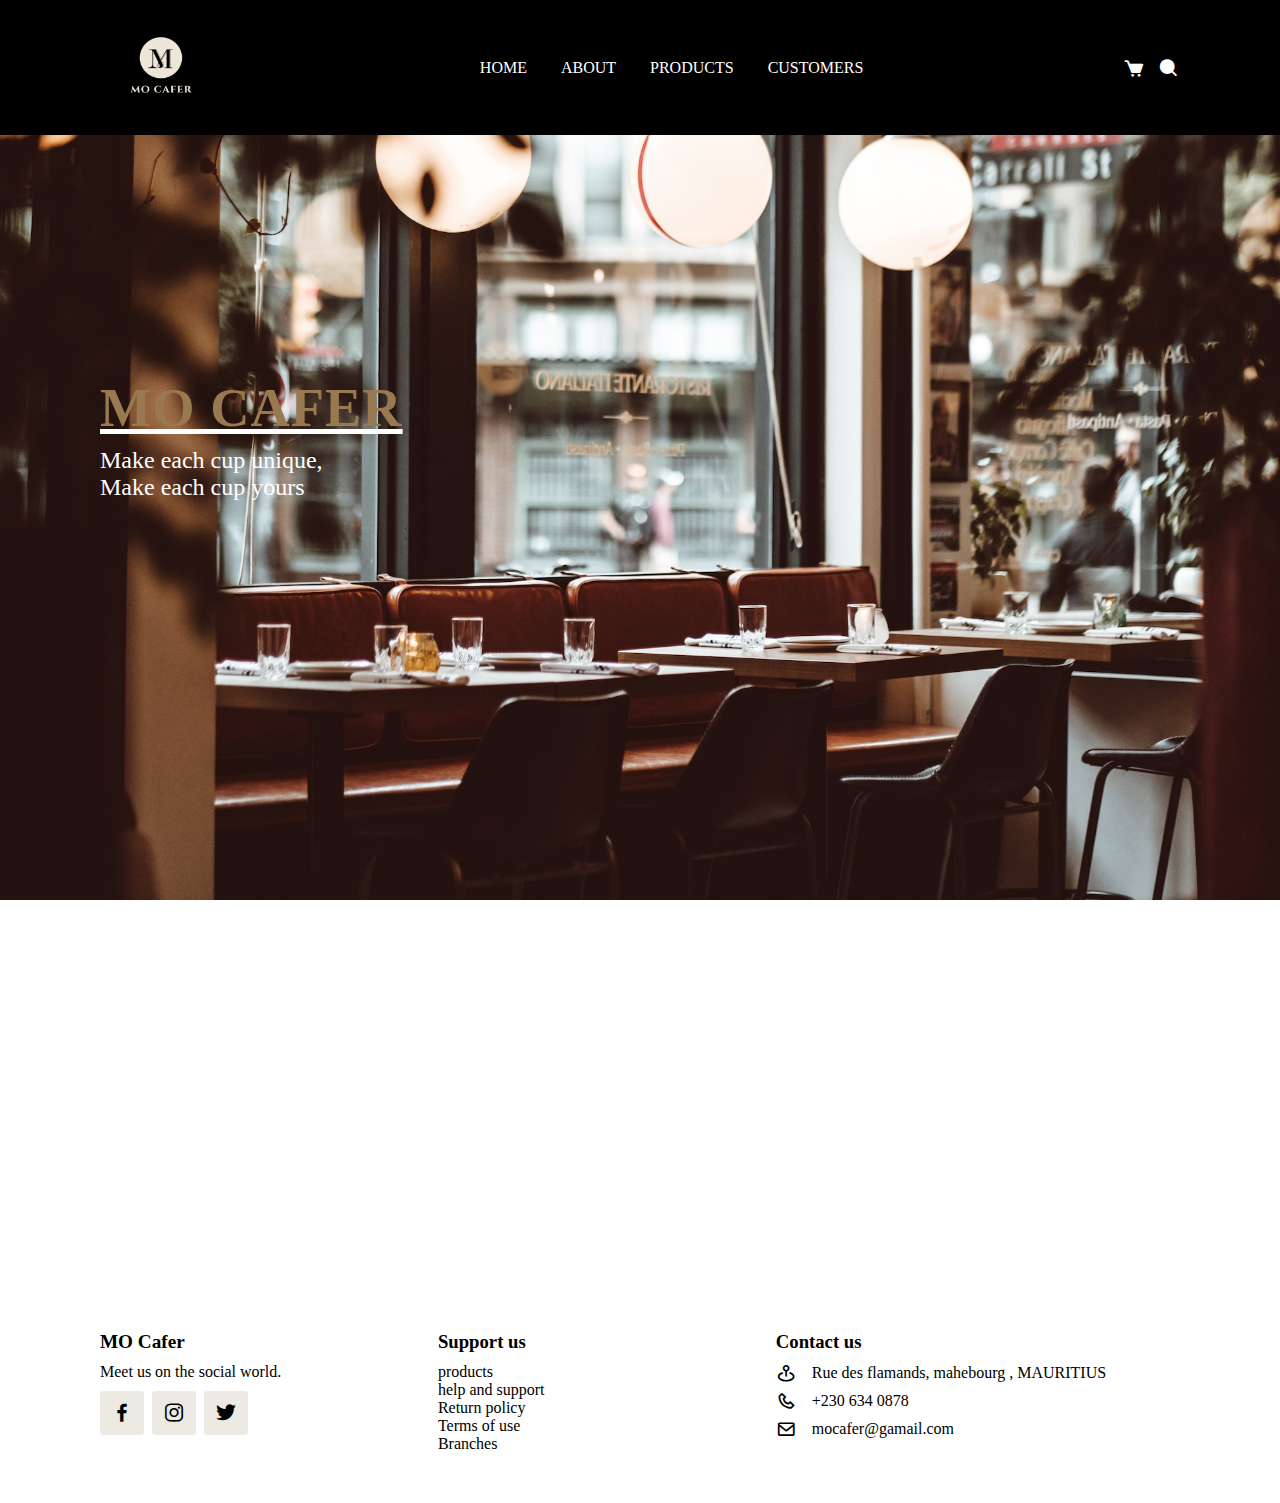
<file: index.html>
<!DOCTYPE html>
<html lang="en">
<head>
	<meta charset="UTF-8">
	<meta http-equiv="X-UA-Compatible" content="IE=edge">
	<meta name="viewport" content="width=device-width, initial-scale=1.0">
	<title>Mo cafer</title>
	
	<link rel="stylesheet" href="style.css">
	<link rel="stylesheet"
	href="https://unpkg.com/boxicons@latest/css/boxicons.min.css">
</head>
<body>
	<!-- navigation -->
	<header>
		<a href="#" class="logo">
			<img src="mylog.png" alt="">
		</a>
		<!-- my-menu-icons -->
		<i class='bx bx-menu' id="menu-icon"></i>
		<!-- linking -->
		<ul class="navbar">
			<li><a href="index.html">home</a></li>
			<li><a href="about.html">about</a></li>
			<li><a href="products.html">products</a></li>
			<li><a href="customers.html">customers</a></li>
		</ul>
		<div class="header-icon">
			<i class='bx bxs-cart' ></i>
			<i class='bx bxs-search' id="search-icon"></i>
		</div>
		<!-- search -->
		<div class="search-box">
		  <input type="search" name="" id="" placeholder="Type to find your cup of happiness">
		</div>
	</header>
    <section class="home" id="home">
		<div class="home-text">
			<h1>MO CAFER</h1>
			<p>Make each cup unique, <br> Make each cup yours</p>
			
		</div>
	</section>
	<section class="contai">
		<iframe width="100%" height="100%" src="https://www.youtube.com/embed/9QWPp4P-UPM?start=60" title="YouTube video player" frameborder="0" allow="accelerometer; autoplay; clipboard-write; encrypted-media; gyroscope; picture-in-picture" allowfullscreen></iframe>
	</section>
	<section class="footer">
		<div class="footer-box">
			<h2>MO Cafer</h2>
			<p>Meet us on the social world.</p>
			<div class="social">
				<a href="#"><i class='bx bxl-facebook' ></i></a>
				<a href="#"><i class='bx bxl-instagram' ></i></a>
				<a href="#"><i class='bx bxl-twitter' ></i></a>
				
			</div>
		</div>
		<div class="footer-box">
			<h3>Support us</h3>
			<li><a href="#">products</a></li>
			<li><a href="#">help and support</a></li>
			<li><a href="#">Return policy</a></li>
			<li><a href="#">Terms of use</a></li>
			<li><a href="#">Branches</a></li>
		</div>
		<div class="footer-box">
			<h3>Contact us</h3>
			<div class="contact">
				<span><i class='bx bx-map-pin' ></i>Rue des flamands, mahebourg , MAURITIUS  </span>
				<span><i class='bx bx-phone' ></i>+230 634 0878  </span>
				<span><i class='bx bx-envelope' ></i>mocafer@gamail.com</span>
				
			</div>
		</div>
	</section>






	<script src="main.js"></script>
</body>
</html>
</file>
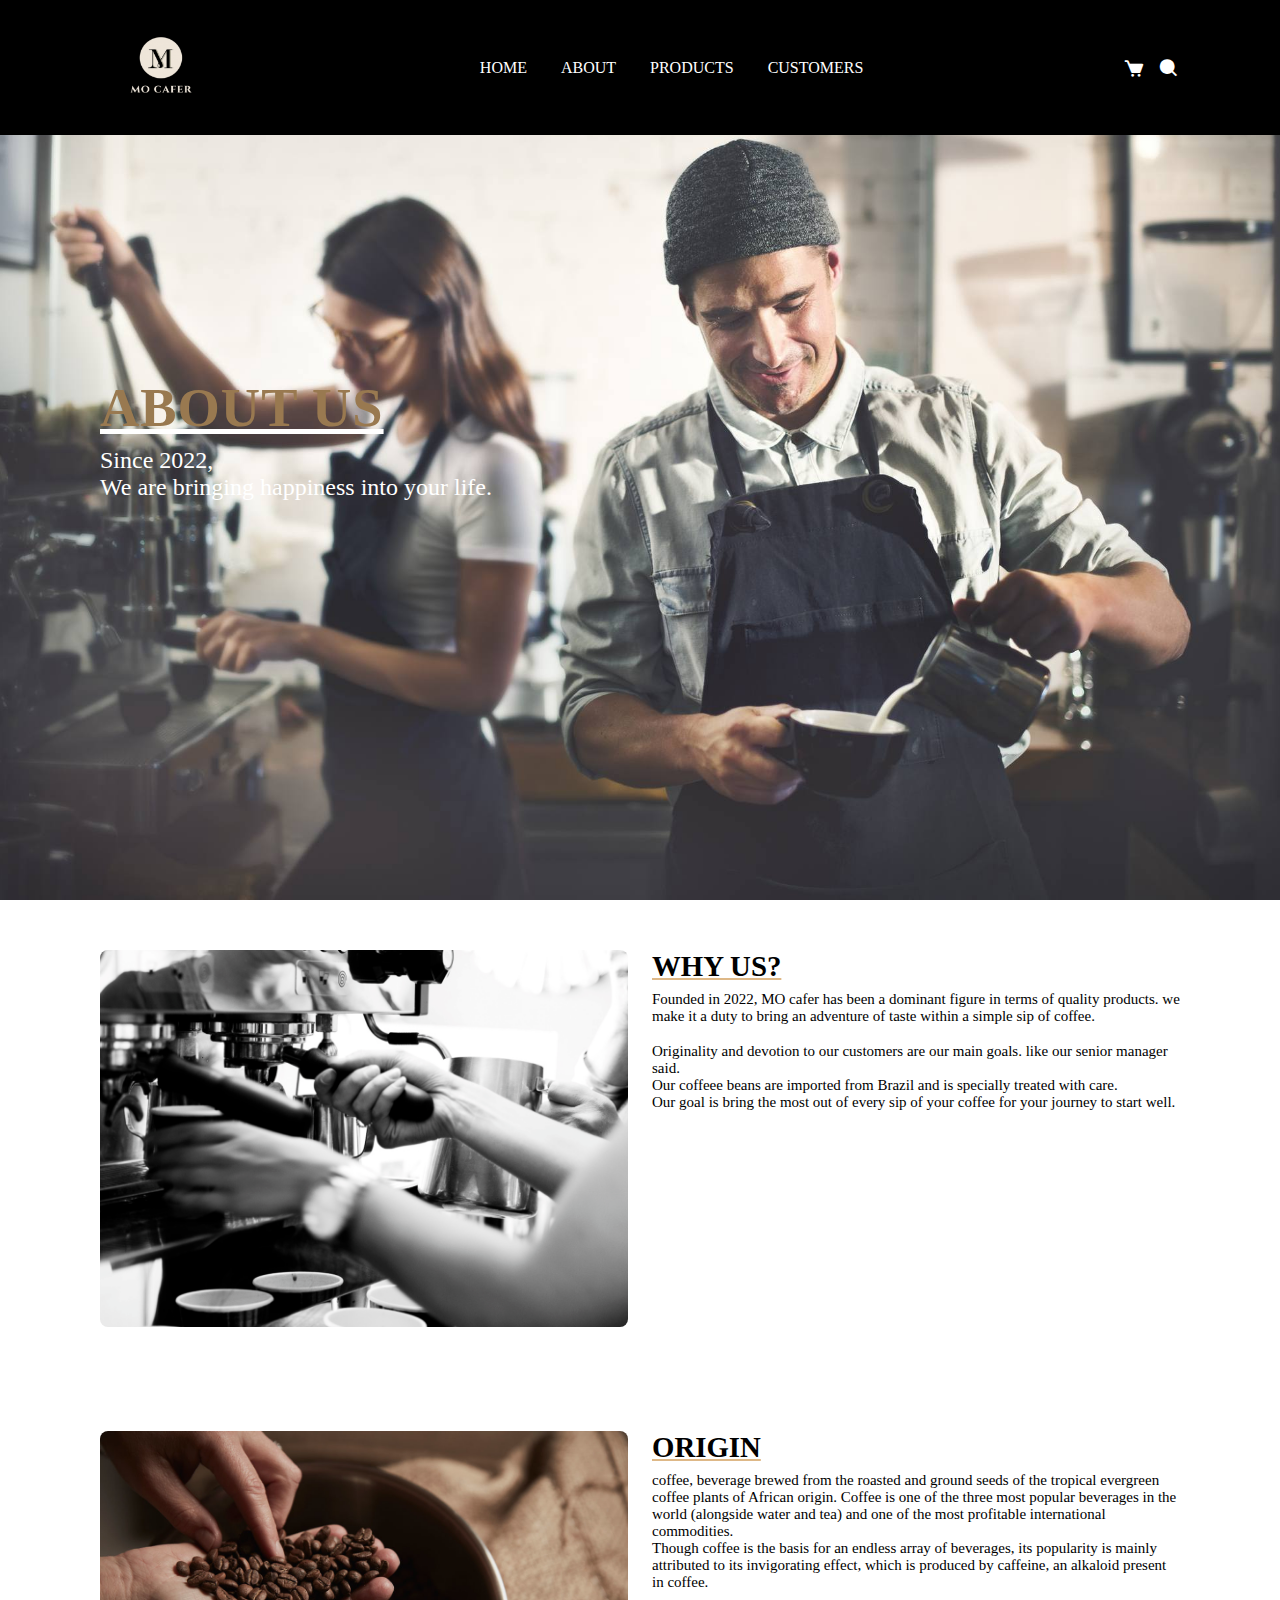
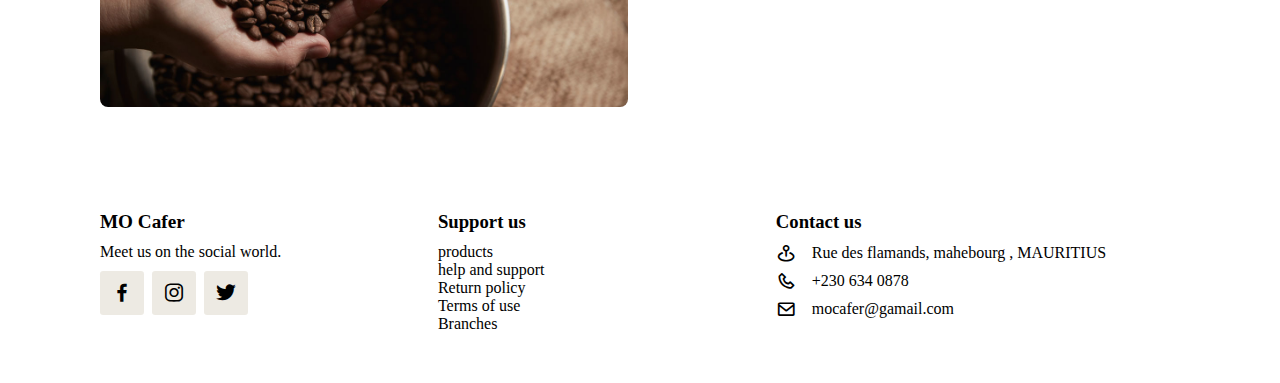
<file: about.html>
<!DOCTYPE html>
<html lang="en">
<head>
	<meta charset="UTF-8">
	<meta http-equiv="X-UA-Compatible" content="IE=edge">
	<meta name="viewport" content="width=device-width, initial-scale=1.0">
	<title>Mo about</title>
	
	<link rel="stylesheet" href="style.css">
	<link rel="stylesheet"
	href="https://unpkg.com/boxicons@latest/css/boxicons.min.css">
</head>
<body>
	<!-- navigation -->
	<header>
		<a href="#" class="logo">
			<img src="mylog.png" alt="">
		</a>
		<!-- my-menu-icons -->
		<i class='bx bx-menu' id="menu-icon"></i>
		<!-- linking -->
		<ul class="navbar">
			<li><a href="index.html">home</a></li>
			<li><a href="about.html">about</a></li>
			<li><a href="products.html">products</a></li>
			<li><a href="customers.html">customers</a></li>
		</ul>
		<div class="header-icon">
			<i class='bx bxs-cart' ></i>
			<i class='bx bxs-search' id="search-icon"></i>
		</div>
		<!-- search -->
		<div class="search-box">
		  <input type="search" name="" id="" placeholder="find your happiness..">
		</div>
	</header>
	<section class="ab" id="ab">
		<div class="ab-text">
			<h1>ABOUT US</h1>
			<p>Since 2022, <br> We are bringing happiness into your life.</p>
			
		</div>
	</section>
	<!-- about -->
	<section class="about" id="about">
		<div class="about-img">
			<img src="about.png" alt="coffee making">
		</div>
		<div class="about-text">
			<h2>Why us?</h2>
			<p>Founded in 2022, MO cafer has been a dominant figure in terms of quality products. we make it a duty to bring an adventure of taste within a simple sip of coffee.</p>
			<p>Originality and devotion to our customers are our main goals. like our senior manager said.<br> Our coffeee beans are imported from Brazil and is specially treated with care.<br>Our goal is bring the most out of every sip of your coffee for your journey to start well.</p>
		</div>
	</section>
	<section class="about" id="about">
		<div class="about-img">
			<img src="about2.jpg" alt="">
		</div>
		<div class="about-text">
			<h2>Origin</h2>
			<p>coffee, beverage brewed from the roasted and ground seeds of the tropical evergreen coffee plants of African origin. Coffee is one of the three most popular beverages in the world (alongside water and tea) and one of the most profitable international commodities.<br> Though coffee is the basis for an endless array of beverages, its popularity is mainly attributed to its invigorating effect, which is produced by caffeine, an alkaloid present in coffee.</p>
		</div>
	</section>
	<section class="footer">
		<div class="footer-box">
			<h2>MO Cafer</h2>
			<p>Meet us on the social world.</p>
			<div class="social">
				<a href="#"><i class='bx bxl-facebook' ></i></a>
				<a href="#"><i class='bx bxl-instagram' ></i></a>
				<a href="#"><i class='bx bxl-twitter' ></i></a>
				
			</div>
		</div>
		<div class="footer-box">
			<h3>Support us</h3>
			<li><a href="#">products</a></li>
			<li><a href="#">help and support</a></li>
			<li><a href="#">Return policy</a></li>
			<li><a href="#">Terms of use</a></li>
			<li><a href="#">Branches</a></li>
		</div>
		<div class="footer-box">
			<h3>Contact us</h3>
			<div class="contact">
				<span><i class='bx bx-map-pin' ></i>Rue des flamands, mahebourg , MAURITIUS  </span>
				<span><i class='bx bx-phone' ></i>+230 634 0878  </span>
				<span><i class='bx bx-envelope' ></i>mocafer@gamail.com</span>
				
			</div>
		</div>
	</section>
	
	<script src="main.js"></script>
</body>
</html>
</file>
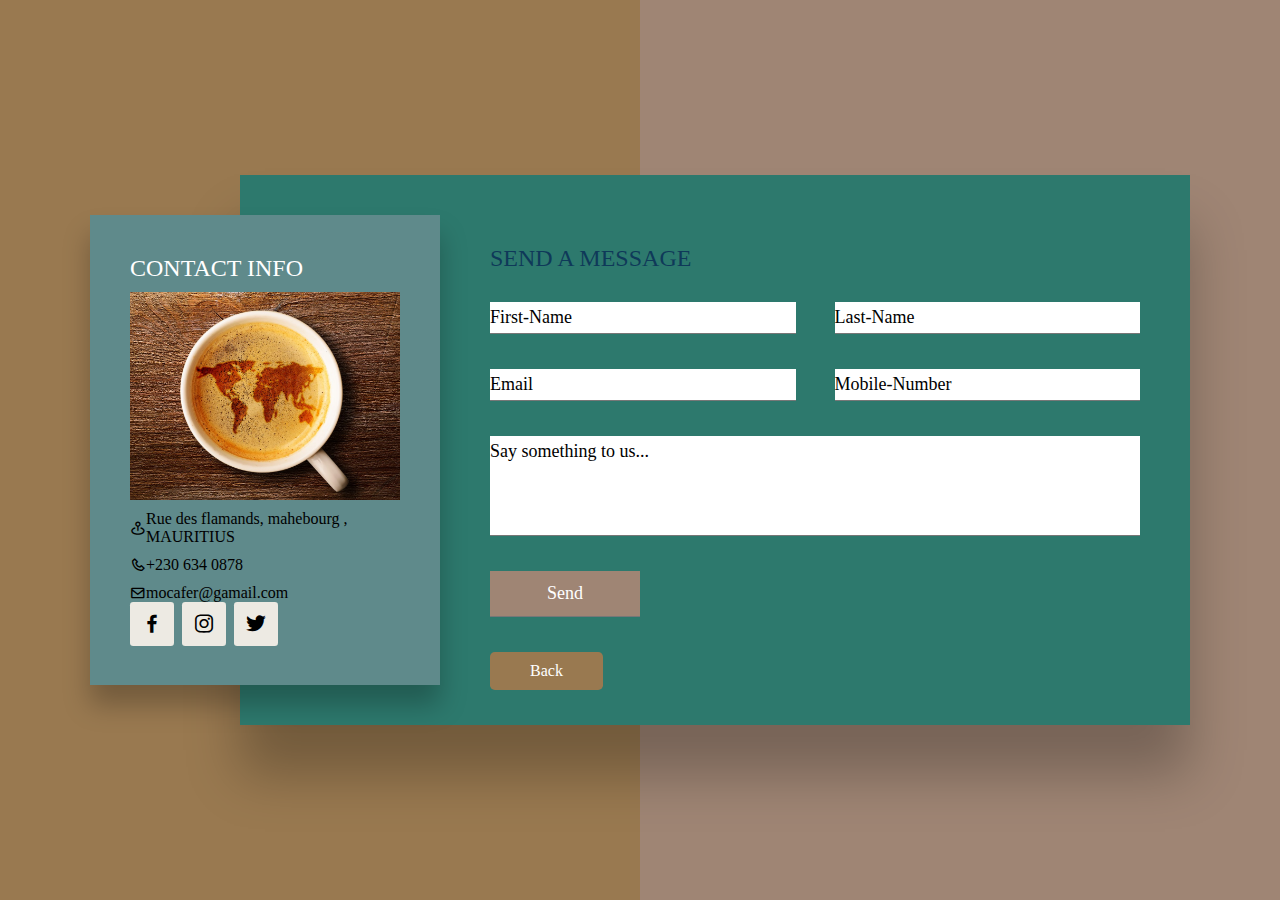
<file: contact.html>
<html lang="en">
<head>
	<meta charset="UTF-8">
	<meta http-equiv="X-UA-Compatible" content="IE=edge">
	<meta name="viewport" content="width=device-width, initial-scale=1.0">
	<title>Mo contact</title>
	
	<link rel="stylesheet" href="style.css">
	<link rel="stylesheet"
	href="https://unpkg.com/boxicons@latest/css/boxicons.min.css">
</head>
<body>
	<section class="contain" id="contain">
		<div class="containerr">
			<div class="contactInfo">
				<div>
					<h2>CONTACT INFO</h2>
					<ul class="info">
					 <li>
						<span><img src="world.jpg"></span>
						<span><i class='bx bx-map-pin' ></i>Rue des flamands, mahebourg , MAURITIUS  </span>
						<span><i class='bx bx-phone' ></i>+230 634 0878  </span>
						<span><i class='bx bx-envelope' ></i>mocafer@gamail.com</span>
					 </li>
					</ul>
			    </div>
				<ul class="sci">
				<div class="social">
				<a href="#"><i class='bx bxl-facebook' ></i></a>
				<a href="#"><i class='bx bxl-instagram' ></i></a>
				<a href="#"><i class='bx bxl-twitter' ></i></a>
				</ul>
			</div>
			<div class="contactForm">
				<h2> SEND A MESSAGE</h2>
				
				<div class="FormBox">
					<div class="inputBox w50">
						<input type="text" required>
						<span> First-Name</span>
					</div>
					<div class="inputBox w50">
						<input type="text" required>
						<span> Last-Name</span>
					</div>
					<div class="inputBox w50">
						<input type="email" required>
						<span> Email</span>
					</div>
					<div class="inputBox w50">
						<input type="text" required>
						<span> Mobile-Number</span>
					</div>
					<div class="inputBox w100">
						<textarea required></textarea>
						<span> Say something to us...</span>
					</div>
					<div class="inputBox w100">
					<input type="submit" value="Send">
					</div>
					<a href="customers.html"class="btn">Back</a>
				</div>	
			</div>
		</div>	
	</section>
</body>
</head>
</file>
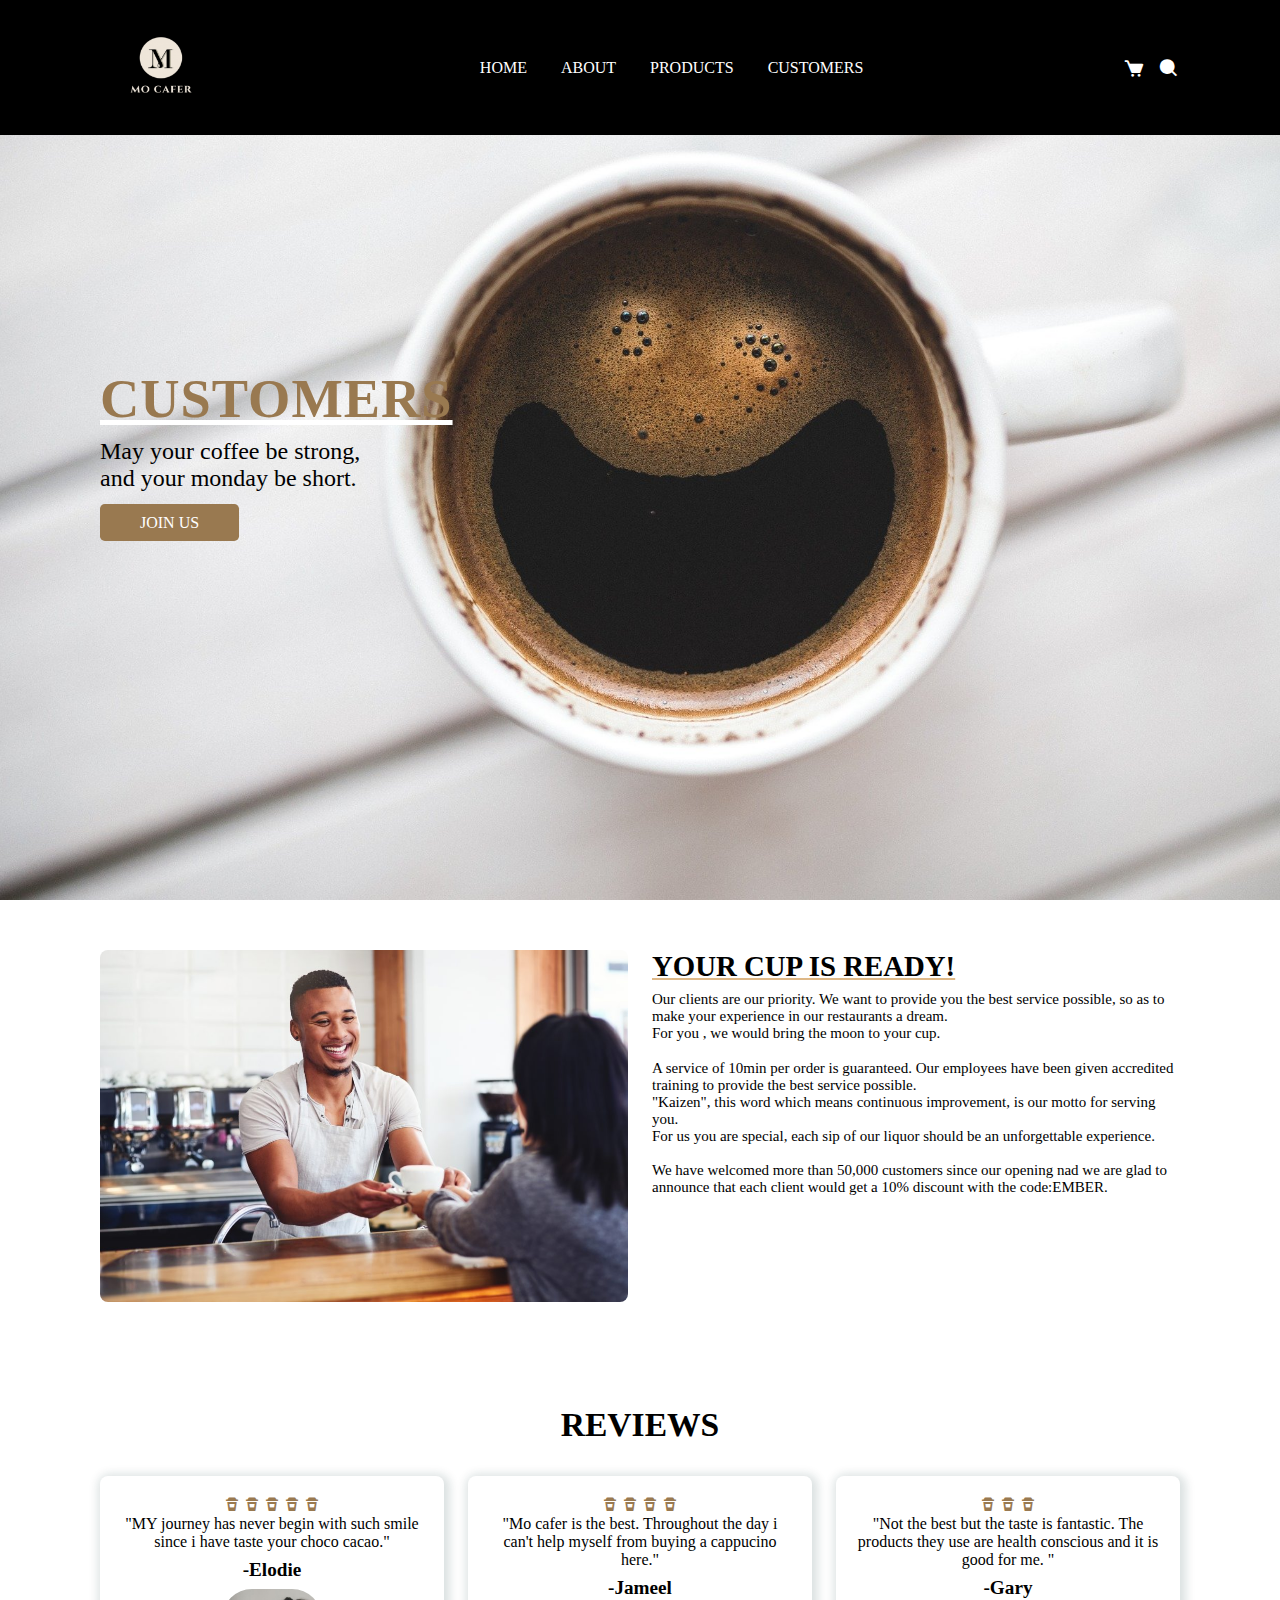
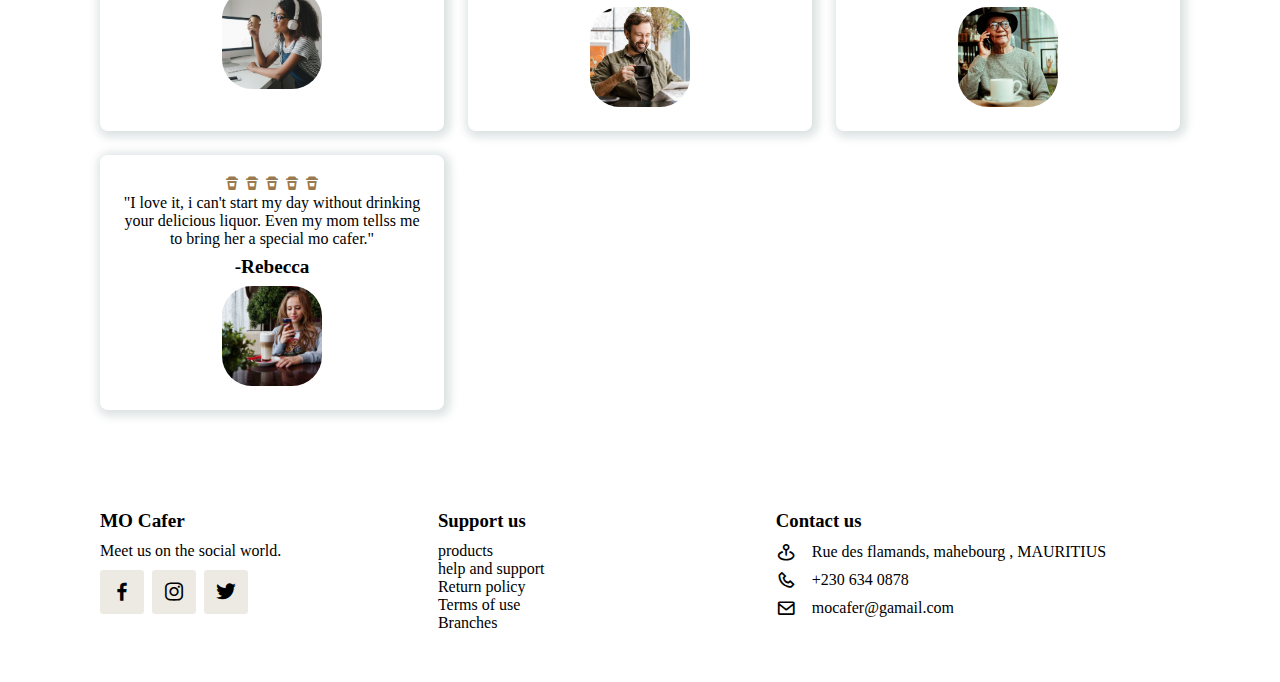
<file: customers.html>
<!DOCTYPE html>
<html lang="en">
<head>
	<meta charset="UTF-8">
	<meta http-equiv="X-UA-Compatible" content="IE=edge">
	<meta name="viewport" content="width=device-width, initial-scale=1.0">
	<title>Mo customers</title>
	
	<link rel="stylesheet" href="style.css">
	<link rel="stylesheet"
	href="https://unpkg.com/boxicons@latest/css/boxicons.min.css">
</head>
<body>
	<!-- navigation -->
	<header>
		<a href="#" class="logo">
			<img src="mylog.png" alt="">
		</a>
		<!-- my-menu-icons -->
		<i class='bx bx-menu' id="menu-icon"></i>
		<!-- linking -->
		<ul class="navbar">
			<li><a href="index.html">home</a></li>
			<li><a href="about.html">about</a></li>
			<li><a href="products.html">products</a></li>
			<li><a href="customers.html">customers</a></li>
		</ul>
		<div class="header-icon">
			<i class='bx bxs-cart' ></i>
			<i class='bx bxs-search' id="search-icon"></i>
		</div>
		<!-- search -->
		<div class="search-box">
		  <input type="search" name="" id="" placeholder="find your happiness..">
		</div>
	</header>
	<section class="cust" id="cust">
		<div class="cust-text">
			<h1>CUSTOMERS</h1>
			<p>May your coffee be strong,<br> and your monday be short.</p>
			<a href="contact.html"class="btn">JOIN US</a>
			
		</div>
	</section>
	<section class="custor" id="custor">
		<div class="custor-img">
			<img src="custorm.jpg" alt="">
		</div>
		<div class="custor-text">
			<h2>YOUR CUP IS READY!</h2>
			<p>Our clients are our priority. We want to provide you the best service possible, so as to make your experience in our restaurants a dream.<br> For you , we would bring the moon to your cup.</p>
			<p> A service of 10min per order is guaranteed. Our employees have been given accredited training to provide the best service possible.<br>"Kaizen", this word which means continuous improvement, is our motto for serving you.<br>For us you are special, each sip of our liquor should be an unforgettable experience.</p>
			<p>We have welcomed more than 50,000 customers since our opening nad we are glad to announce that each client would get a 10% discount with the code:EMBER.</p>
		</div>
	</section>
	<section class="customers" id="customers">
		<div class="heading">
			<h2>REVIEWS</h2>
			
		</div>
		<div class="customers-container">
			<div class="box">
				<div class="coff">
					<i class='bx bxs-coffee-togo' ></i>
					<i class='bx bxs-coffee-togo' ></i>
					<i class='bx bxs-coffee-togo' ></i>
					<i class='bx bxs-coffee-togo' ></i>
					<i class='bx bxs-coffee-togo' ></i>
				</div>
				<p>"MY journey has never begin with such smile since i have taste your choco cacao."</p>
				<h2>-Elodie</h2>
				<img src="cust1.jpg" alt="">
			</div>
			<div class="box">
				<div class="coff">
					<i class='bx bxs-coffee-togo' ></i>
					<i class='bx bxs-coffee-togo' ></i>
					<i class='bx bxs-coffee-togo' ></i>
					<i class='bx bxs-coffee-togo' ></i>
				</div>
				<p>"Mo cafer is the best. Throughout the day i can't help myself from buying a cappucino here."</p>
				<h2>-Jameel</h2>
				<img src="cust2.jpg" alt="">
			</div>
			<div class="box">
				<div class="coff">
					<i class='bx bxs-coffee-togo' ></i>
					<i class='bx bxs-coffee-togo' ></i>
					<i class='bx bxs-coffee-togo' ></i>
				</div>
				<p>"Not the best but the taste is fantastic. The products they use are health conscious and it is good for me. "</p>
				<h2>-Gary</h2>
				<img src="cust3.jpg" alt="">
			    
		    </div>
			<div class="box">
				<div class="coff">
					<i class='bx bxs-coffee-togo' ></i>
					<i class='bx bxs-coffee-togo' ></i>
					<i class='bx bxs-coffee-togo' ></i>
					<i class='bx bxs-coffee-togo' ></i>
					<i class='bx bxs-coffee-togo' ></i>
				</div>
				<p>"I love it, i can't start my day without drinking your delicious liquor. Even my mom tellss me to bring her a special mo cafer."</p>
				<h2>-Rebecca</h2>
				<img src="cust4.jpg" alt="">
			</div>
		</div>
		
	</section>
	<section class="footer">
		<div class="footer-box">
			<h2>MO Cafer</h2>
			<p>Meet us on the social world.</p>
			<div class="social">
				<a href="#"><i class='bx bxl-facebook' ></i></a>
				<a href="#"><i class='bx bxl-instagram' ></i></a>
				<a href="#"><i class='bx bxl-twitter' ></i></a>
				
			</div>
		</div>
		<div class="footer-box">
			<h3>Support us</h3>
			<li><a href="#">products</a></li>
			<li><a href="#">help and support</a></li>
			<li><a href="#">Return policy</a></li>
			<li><a href="#">Terms of use</a></li>
			<li><a href="#">Branches</a></li>
		</div>
		<div class="footer-box">
			<h3>Contact us</h3>
			<div class="contact">
				<span><i class='bx bx-map-pin' ></i>Rue des flamands, mahebourg , MAURITIUS  </span>
				<span><i class='bx bx-phone' ></i>+230 634 0878  </span>
				<span><i class='bx bx-envelope' ></i>mocafer@gamail.com</span>
				
			</div>
		</div>
	</section>
			
	<script src="main.js"></script>		
</body>
</html>
</file>
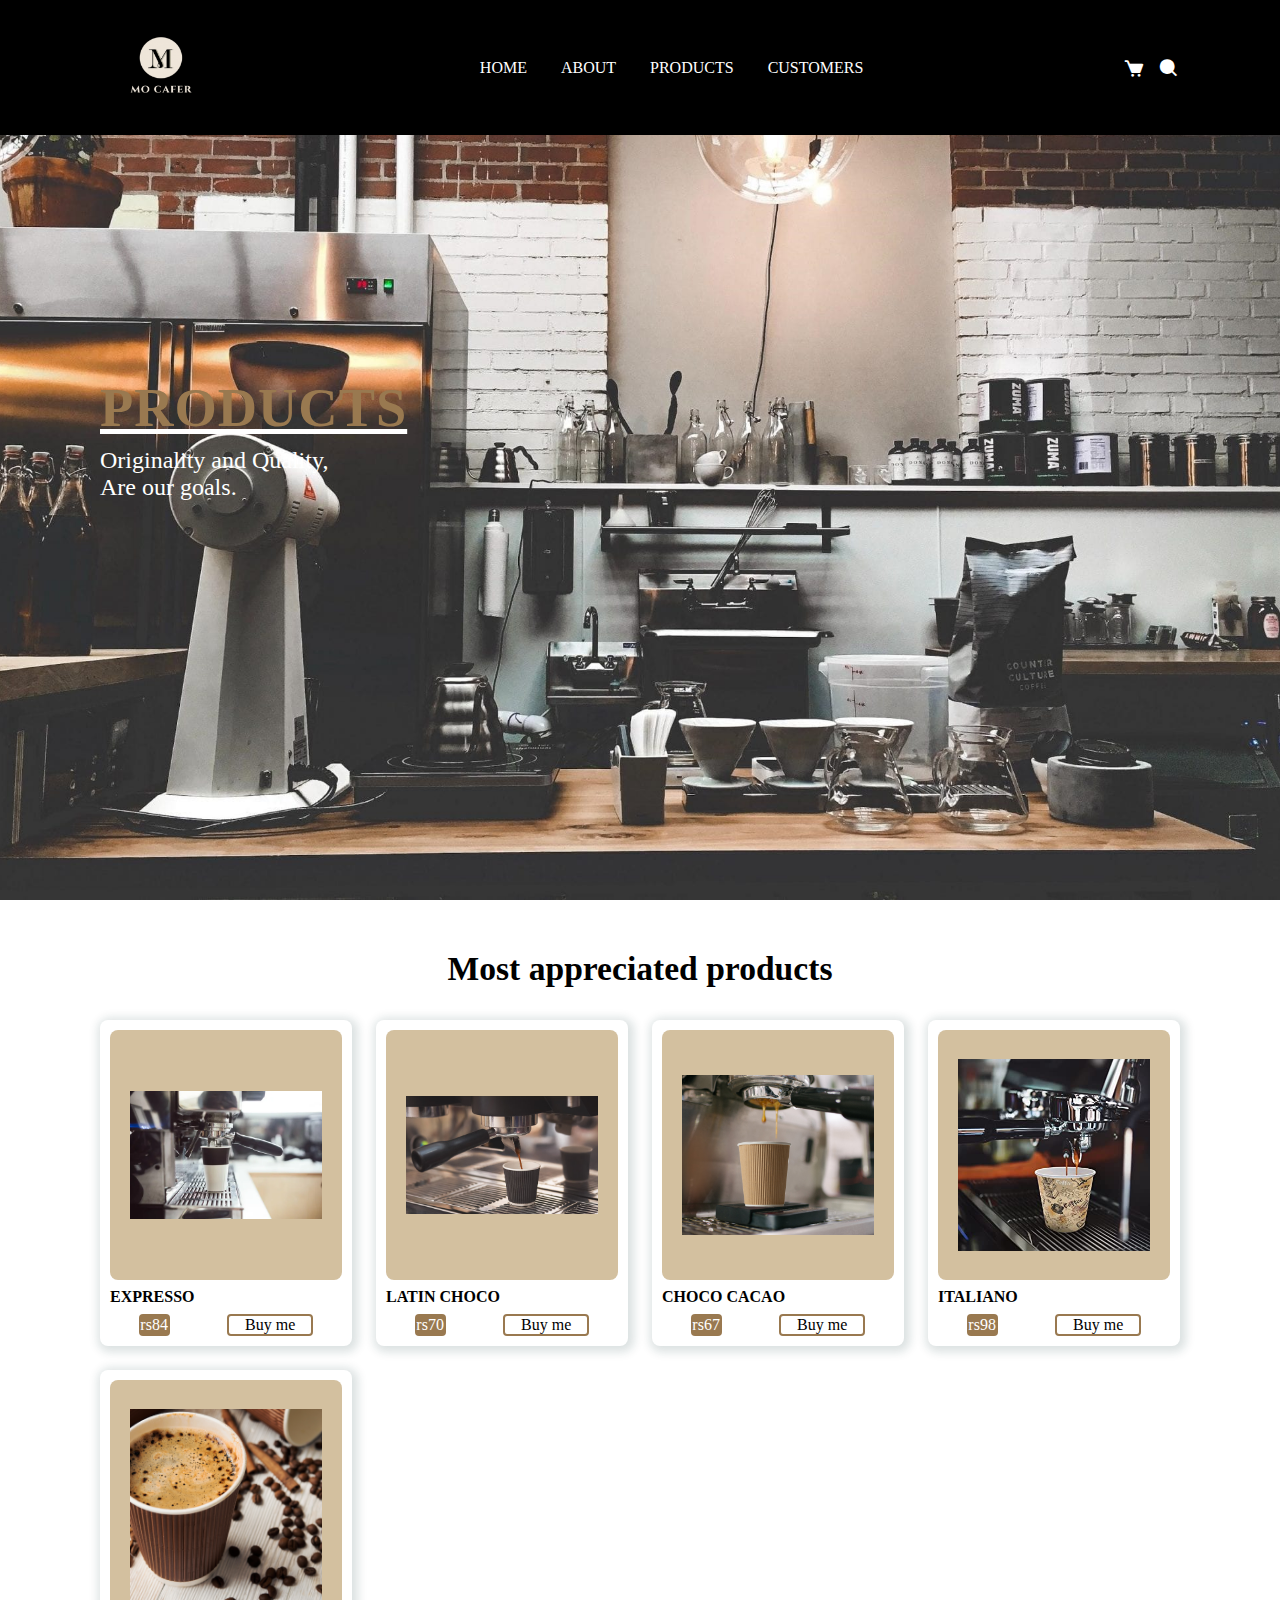
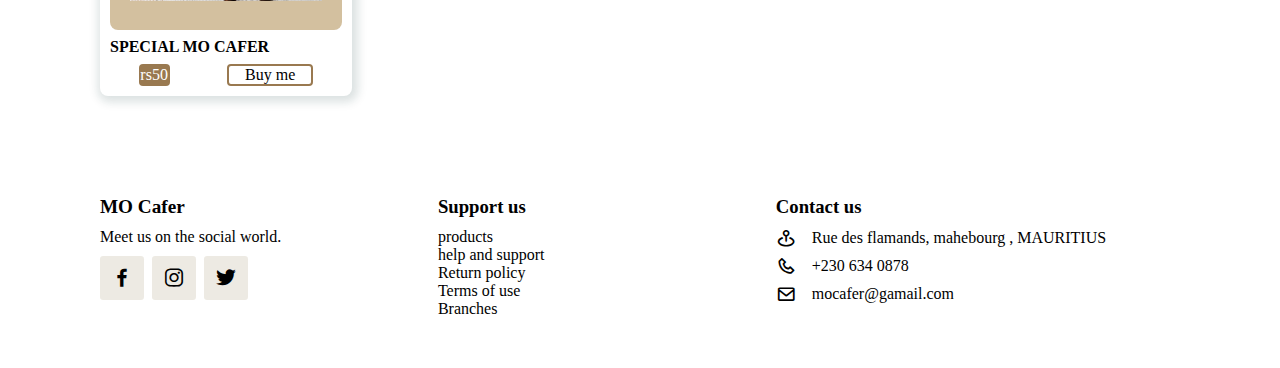
<file: products.html>
<!DOCTYPE html>
<html lang="en">
<head>
	<meta charset="UTF-8">
	<meta http-equiv="X-UA-Compatible" content="IE=edge">
	<meta name="viewport" content="width=device-width, initial-scale=1.0">
	<title>Mo products</title>
	
	<link rel="stylesheet" href="style.css">
	<link rel="stylesheet"
	href="https://unpkg.com/boxicons@latest/css/boxicons.min.css">
</head>
<body>
	<!-- navigation -->
	<header>
		<a href="#" class="logo">
			<img src="mylog.png" alt="">
		</a>
		<!-- my-menu-icons -->
		<i class='bx bx-menu' id="menu-icon"></i>
		<!-- linking -->
		<ul class="navbar">
			<li><a href="index.html">home</a></li>
			<li><a href="about.html">about</a></li>
			<li><a href="products.html">products</a></li>
			<li><a href="customers.html">customers</a></li>
		</ul>
		<div class="header-icon">
			<i class='bx bxs-cart' ></i>
			<i class='bx bxs-search' id="search-icon"></i>
		</div>
		<!-- search -->
		<div class="search-box">
		  <input type="search" name="" id="" placeholder="find your happiness..">
		</div>
	</header>
	<section class="pr" id="pr">
		<div class="pr-text">
			<h1>PRODUCTS</h1>
			<p>Originality and Quality, <br> Are our goals.</p>
			
		</div>
	</section>
	<section class="products" id="products">
		<div class="heading">
			<h2>Most appreciated products</h2>
		</div>
		<div class="products-container">
			<div class="box">
				<img src="c1.jpg" alt="">
				<h3>Expresso</h3>
				<div class="content">
					<span>rs84</span>
					<a href="#">Buy me</a>
				</div>
			</div>
			<div class="box">
				<img src="c2.jpg" alt="">
				<h3>Latin choco</h3>
				<div class="content">
					<span>rs70</span>
					<a href="#">Buy me</a>
				</div>
			</div>
			<div class="box">
				<img src="c3.jpg" alt="">
				<h3>choco cacao</h3>
				<div class="content">
					<span>rs67</span>
					<a href="#">Buy me</a>
				</div>
			</div>
			<div class="box">
				<img src="c4.jpg" alt="">
				<h3>Italiano</h3>
				<div class="content">
					<span>rs98</span>
					<a href="#">Buy me</a>
				</div>
			</div>
			<div class="box">
				<img src="c5.png" alt="">
				<h3>special MO cafer</h3>
				<div class="content">
					<span>rs50</span>
					<a href="#">Buy me</a>
				</div>
			</div>
		</div>
			
			
	</section>
	<section class="footer">
		<div class="footer-box">
			<h2>MO Cafer</h2>
			<p>Meet us on the social world.</p>
			<div class="social">
				<a href="#"><i class='bx bxl-facebook' ></i></a>
				<a href="#"><i class='bx bxl-instagram' ></i></a>
				<a href="#"><i class='bx bxl-twitter' ></i></a>
				
			</div>
		</div>
		<div class="footer-box">
			<h3>Support us</h3>
			<li><a href="#">products</a></li>
			<li><a href="#">help and support</a></li>
			<li><a href="#">Return policy</a></li>
			<li><a href="#">Terms of use</a></li>
			<li><a href="#">Branches</a></li>
		</div>
		<div class="footer-box">
			<h3>Contact us</h3>
			<div class="contact">
				<span><i class='bx bx-map-pin' ></i>Rue des flamands, mahebourg , MAURITIUS  </span>
				<span><i class='bx bx-phone' ></i>+230 634 0878  </span>
				<span><i class='bx bx-envelope' ></i>mocafer@gamail.com</span>
				
			</div>
		</div>
	</section>
	<script src="main.js"></script>
	
</body>
</html>
</file>
<file: style.css>
@import url('https://fonts.googleapis.com/css2?family=Edu+QLD+Beginner:wght@500&display=swap');
*{
  font-family: 'Edu+QLD+Beginner', serif;
  margin: 0;
  padding: 0;
  box-sizing: border-box;
  scroll-padding-top: 4rem;
  scroll-behavior: smooth; 
  list-style: none;
  text-decoration: none;
  
}
:root{
  --main-color: #997950;
  --second-color: #edeae3;
  --text-color: #000000;
  --bg-color: #fff;
  --box-shadow: 2px 2px 10px 4px rgb(14 55 54 / 15%);
}
section {
  padding: 50px 100px;
}
img {
  width: 100%;
}
body {
  color: var(--text-color);
}

header{
  position: fixed;
  width: 100%;
  top: 0;
  right: 0;
  z-index: 1000;
  display: flex;
  justify-content: space-between;
  align-items: center;
  padding: 18px 100px;
  transition: 0.5s linear;
  background: var(--text-color);
  
}
  
.logo img{
  width: 120px;
}
.navbar {
  display: flex;
}
.navbar a{
  padding: 8px 17px;
  color: var(--bg-color);
  font-size: 1rem;
  text-transform: uppercase;
  font-weight: 500;
}
.navbar a:hover {
  background: var(--main-color);
  border-radius: 0.2rem;
  transition: 0.2s all linear;
}  
.header-icon {
  font-size: 22px;
  cursor: pointer;
  z-index: 10000;
  display: flex;
  column-gap: 0.8rem;
}
.header-icon .bx {
  color: var(--bg-color);
}
.header-icon .bx:hover {
  color: var(--main-color);
}
#menu-icon {
  color: var(--bg-color);
  font-size: 24px;
  z-index: 100001;
  cursor: pointer;
  display: none;
  
}
.search-box{
  position: absolute;
  top: -100%;
  left: 50%;
  transform: translate(-50%);
  background: var(--bg-color);
  width: 100%;
}
.search-box.active{
  top: 110%;
  box-shadow: vvar(--box-shadow);
  transition: 0.2s all linear;
}
.search-box input {
  padding: 20px;
  border: none;
  outline: none;
  width: 100%;
  font-size: 1rem;
  color: var(--main-color);
}
.search-box input::placeholder {
  font-size: 1rem;
  font-weight: 500;
}
.home{
  width: 100%;
  min-height: 100vh;
  background: url(homebg.jpg);
  background-repeat: no-repeat; 
  background-size: cover;
  background-position: center;
  display: grid;
  grid-template-columns: repeat(auto-fit, minmax(11rem, auto));
  align-items: center;
  gap: 1.5rem;
}
.ab{
  width: 100%;
  min-height: 100vh;
  background: url(abouttrue.jpg);
  background-repeat: no-repeat; 
  background-size: cover;
  background-position: center;
  display: grid;
  grid-template-columns: repeat(auto-fit, minmax(17rem, auto));
  align-items: center;
  gap: 1.5rem;
}
.cust{
  width: 100%;
  min-height: 100vh;
  background: url(cust-bg.jpg);
  background-repeat: no-repeat; 
  background-size: cover;
  background-position: center;
  display: grid;
  grid-template-columns: repeat(auto-fit, minmax(17rem, auto));
  align-items: center;
  gap: 1.5rem;
}
.cust-text h1 {
  font-size: 3.4rem;
  color: var(--main-color);
  text-decoration-line: underline;
  text-decoration-color: white;
  letter-spacing: 1px;
}
.cust-text p{
  font-size: 1.5rem;
  color: #000000;
  margin: 0.5rem 0 1.4rem;
}
.pr{
  width: 100%;
  min-height: 100vh;
  background: url(coffee-bar.jpg);
  background-repeat: no-repeat; 
  background-size: cover;
  background-position: center;
  display: grid;
  grid-template-columns: repeat(auto-fit, minmax(17rem, auto));
  align-items: center;
  gap: 1.5rem;
}
.pr-text h1 {
  font-size: 3.4rem;
  color: var(--main-color);
  text-decoration-line: underline;
  text-decoration-color: white;
  letter-spacing: 1px;
}
.pr-text p{
  font-size: 1.5rem;
  color: var(--bg-color);
  margin: 0.5rem 0 1.4rem;
}
.ab-text h1 {
  font-size: 3.4rem;
  color: var(--main-color);
  text-decoration-line: underline;
  text-decoration-color: white;
  letter-spacing: 1px;
}
.ab-text p{
  font-size: 1.5rem;
  color: var(--bg-color);
  margin: 0.5rem 0 1.4rem;
}

.home-text h1 {
  font-size: 3.4rem;
  color: var(--main-color);
  text-decoration-line: underline;
  text-decoration-color: white;
  letter-spacing: 1px;
}
.home-text p{
  font-size: 1.5rem;
  color: var(--bg-color);
  margin: 0.5rem 0 1.4rem;
}
.btn{
  padding: 10px 40px;
  border-radius: 0.3rem;
  background: var(--main-color);
  color: var(--bg-color);
  font-weight: 500;
}
.btn:hover {
  background: #8a6f4d;
}
  
.about{
  display: grid;
  grid-template-columns: repeat(auto-fit, minmax(17rem, auto));
  
  gap: 1.5rem;
}
.custor{
  display: grid;
  grid-template-columns: repeat(auto-fit, minmax(17rem, auto));
  
  gap: 1.5rem;
}
.about-img img {
  border-radius: 0.5rem;
}
.custor-img img {
  border-radius: 0.5rem;
}
.about-text h2 {
  font-size: 1.8rem;
  font-weight: bold;
  text-transform: uppercase;
  text-decoration-line: underline;
  text-decoration-color: #DEB887;
}
.custor-text h2 {
  font-size: 1.8rem;
  font-weight: bold;
  text-transform: uppercase;
  text-decoration-line: underline;
  text-decoration-color: #DEB887;
}
.about-text p {
  font-size: 0.938rem;
  margin: 0.5rem 0 1.1rem;
}
.custor-text p {
  font-size: 0.938rem;
  margin: 0.5rem 0 1.1rem;
}
.heading {
  text-align: center;
}
.heading h2 {
  font-size: 2.1rem;
}
.products-container {
  display: grid;
  grid-template-columns: repeat(auto-fit, minmax(200px, auto));
  gap: 1.5rem;
  margin-top: 2rem;
}
.products-container .box {
  position: relative;
  padding: 10px;
  display: flex;
  flex-direction: column;
  justify-content: center;
  border-radius: 0.5rem;
  box-shadow: var(--box-shadow);
}
.products-container img{
  width: 100%;
  height: 250px;
  object-fit: contain;
  object-position: center;
  padding: 20px;
  background: #d3c09f;
  border-radius: 0.5rem;
}
.products-container .box h3 {
  font-size: 1rem;
  font-weight: 600;
  text-transform: uppercase;
  margin: 0.5rem 0 0.5rem;
}
.products-container .box .content {
  display: flex;
  align-items: center;
  justify-content: space-around;
}
.products-container .box .content span {
  padding: 0.1rem;
  color: var(--bg-color);
  background: var(--main-color);
  border-radius: 4px;
  font-weight: 500;
}
.products-container .box .content a {
  padding: 0 1rem;
  color: var(--text-color);
  border: 2px solid var(--main-color);
  border-radius: 4px;
  
}

.products-container .box .content a:hover {
  background: var(--main-color);
  color: var(--bg-color);
  transition: 0.2s all linear;
}
.customers-container {
  display: grid;
  grid-template-columns: repeat(auto-fit, minmax(280px,auto));
  gap: 1.5rem;
  margin-top: 2rem;
}
.customers-container .box{
  padding: 20px;
  box-shadow: var(--box-shadow);
  border-radius: 0.5rem;
  text-align: center;
}
.coff .bx {
  color: var(--main-color);
}
.customers-container .box h2 {
  font-size: 1.2rem;
  font-weight: 600;
  margin: 0.5rem 0 0.5rem;
}
.customers-container .box p {
  font-size: 1rem;
}
.customers-container .box img { 
  width: 100px;
  height: 100px;
  border-radius: 30%;
  object-fit: cover;
}
.customers-container .box:hover {
  background: var(--second-color);
  transition: 0.2s all linear;
}
  	
.footer {
  display: grid;
  grid-template-columns: repeat(auto-fit, minmax(240px, auto));
  gap: 1.5rem;
}
.footer-box h2 {
  font-size: 1.2rem;
  font-weight: 600;
  margin-bottom: 10px;
}
.footer-box p {
  font-size: 1rem;
  margin-bottom: 10px;
}
.social {
  display: flex;
  align-items: center;
  column-gap: 0.5rem;
} 
.social a .bx {
  font-size: 24px;
  color: var(--text-color);
  padding: 10px;
  background: var(--second-color);
  border-radius: 0.2rem;
}
.social a .bx:hover {
  background: var(--main-color);
  color: var(--bg-color);
}
.footer-box h3 {
  font-weight: 600;
  margin-bottom: 10px;
}
.footer-box li a{
  color: var(--text-color);
}
.footer-box li a:hover {
  color: var(--main-color);
}
.contact {
  display: flex;
  flex-direction: column;
  gap: 0.5rem;
}
.contact span {
  display: flex;
  align-items: center;
}
.contact i {
  font-size: 20px;
  margin-right: 1rem;
}
.contain {
  display: flex;
  justify-content: center;
  align-items: center;
  min-height: 100vh;
  background: #9f8574;
  
}
.info span {
  padding-top: 10px;
  display: flex;
  align-items: center;
}
.containerr .contactInfo h2 {
  color: #fff;
  font-size: 24px;
  font-weight: 500;
}

.contain::before {
  content: '';
  position: absolute;
  top: 0;
  left: 0;
  width: 50%;
  height: 100%;
  background: #997950;
}
.containerr {
  position: relative;
  min-width: 1100px;
  min-height: 550px;
  display: flex;
  z-index: 1000;
  
}
.containerr .contactInfo {
  position: absolute;
  top: 40px;
  width: 350px;
  height: calc(100% - 80px);
  background: #5f8a8b;
  z-index: 1;
  padding: 40px;
  display: flex;
  justify-content: center;
  flex-direction: column;
  justify-content: space-between;
  box-shadow: 0 20px 25px rgba(0,0,0,0.25); 
  
}
.containerr .contactForm {
  position: absolute;
  padding: 70px 50px;
  padding-left: 250px;
  margin-left: 150px;
  width: calc(100% - 150px);
  height: 100%;
  background: #2d796d;
  box-shadow: 0 50px 50px rgba(0,0,0,0.25);
  
}
.containerr .contactInfo ul.sci {
  position: relative;
  display: flex;
}
.containerr .contactForm h2 {
  color: #0f3959;
  font-size: 24px;
  font-weight: 500;
}
.containerr .contactForm .formBox {
  position: relative;
  display: flex;
  justify-content: space-between;
  flex-wrap: wrap;
  padding-top: 30px;
}
.containerr .contactForm .formBox .inputBox {
  position: relative;
  margin-bottom: 35px;
}
.containerr .contactForm .formBox .inputBox.w50 {
  width: 47%;
}
.containerr .contactForm .formBox .inputBox.w100 {
  width: 100%;
}
.containerr .contactForm .formBox .inputBox input,.containerr .contactForm .formBox .inputBox textarea {
  width:100%;
  resize: none;
  padding: 5px 0;
  font-size: 18px;
  font-weight: 300;
  color: #333;
  border: none;
  outline: none;
  border-bottom: 1px solid #777;
}
.containerr .contactForm .formBox .inputBox textarea {
  height: 100px;
}
.containerr .contactForm .formBox .inputBox span {
  position: absolute;
  left: 0;
  padding: 5px 0;
  font-size: 18px;
  font-weight: 300;
  transition: 0.3%;
  pointer-events: none;
  
}

.containerr .contactForm .formBox .inputBox input:focus ~ span,
.containerr .contactForm .formBox .inputBox input:valid ~ span,
.containerr .contactForm .formBox .inputBox textarea:focus ~ span,
.containerr .contactForm .formBox .inputBox textarea:focus ~ span
{
	transform: translateY(-20px);
	font-size: 12px;
	font-weight: 400;
	letter-spacing: 1px;

}
.containerr .contactForm .formBox .inputBox input[type="submit"] {
  position: relative;
  cursor: pointer;
  background: #9f8574;
  color: #fff;
  max-width: 150px;
  padding: 12px;
  
}
.containerr .contactForm .formBox .inputBox input[type="submit"]:hover {
	
	background: var(--main-color);
}
.contai {
  width: 600px;
  height: 381px;
}


  



  
	
	


@media (max-width: 1200px) {
	header {
		padding: 16px 60px;
	}
	section {
		padding: 50px 60px;
	}
	.home-text h1 {
		font-size: 2.4rem;
	}
	.containerr {
		width:90%;
		min-width: auto;
		margin: 20px;
		box-shadow: 0 20px 50px rgba(0,0,0,0.2);
	}
	.containerr .contactInfo {
		top: 0;
		height: 550px;
		position: relative;
		box-shadow: none;
	}
	.containerr .contactForm {
		position: relative;
		width: calc(100% - 350px);
		padding-left: 0;
		margin-left: 0;
		padding: 40px;
		height: 550px;
		box-shadow: none;
	}
		
		
		
	
}
@media (max-width: 991px) {
	header {
		padding: 16px 4%;
	}
	section {
		padding: 50px 4%;
	}
	.home-text h1 {
		font-size: 2rem;
	}
	.contain::before {
		display: none;
	}
	.containerr {
		display: flex;
		flex-direction: column-reverse;
	}
	.containerr .contactForm {
		width: 100%;
		height: auto;
	}
	.containerr .contactInfo {
		width: 100%;
		height: auto;
		flex-direction: row;
	}
	.containerr .contactInfo ul.sci {
		position: relative;
		display: flex;
		justify-content: center;
		align-items: center;
	}
	.contai {
		width: 500px;
		height: 281;
	}
	
	
}
		
@media (max-width: 768px) {
	header{
		padding: 12px 4%;
	}
	#menu-icon {
		display: initial;
	}
	.navbar {
		position: absolute;
		top: -570px;
		left: 0;
		right: 0;
		display: flex;
		flex-direction: column;
		background: var(--second-color);
		row-gap: 1.4rem;
		padding: 20px;
		transition: 0.4s;
		text-align: center;
		
	}
	.navbar a {
		color: var(--text-color);
	}
	.navbar a:hover {
		color: var(--bg-color);
	}
	.navbar.active{
		top: 100%;
	}
	.containerr .contactForm {
		padding: 25px;
		flex-direction: column;
		align-items: flex-start;
	}
	.conatinerr .contactInfo ul.sci {
		margin-top: 40px;
	}
	.containerr .contactForm .inputBox.w50 {
		width: 100%;
	}
	.contai {
		width: 500px;
		height: 281;
	}
		
	
}
@media (max-width: 360px){
	header{
		padding: 9px 4%;
	
	}
	.logo-img {
		width: 45px;
	}
	.home-text {
		padding-top: 15px;
	}
	.home-text p {
		font-size: 0.8rem;
		font-weight: 300;
	}
	.home-text h1 {
		font-size: 1.4rem;
	}
	.about-img {
		order: 2;
	}
	.about-text h2 {
		font-size: 1.2rem;
	}
	.heading h2{
		font-size: 1.2rem;
	}
	
	
}
</file>
